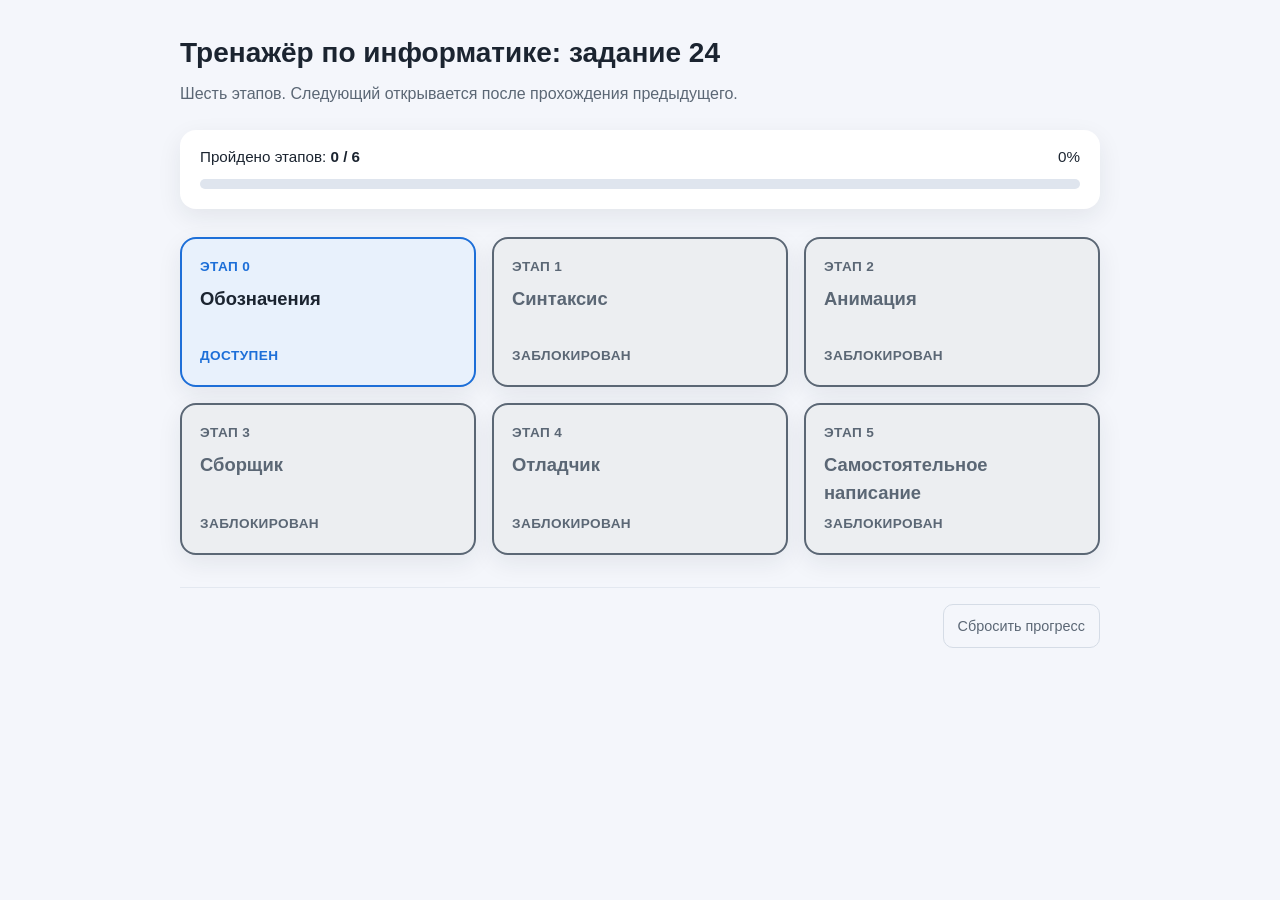
<file: index.html>
<!DOCTYPE html>
<html lang="ru">
<head>
  <meta charset="UTF-8">
  <meta name="viewport" content="width=device-width, initial-scale=1.0">
  <link rel="icon" href="favicon.svg" type="image/svg+xml">
  <title>Тренажёр ЕГЭ — задание 24</title>
  <link rel="stylesheet" href="css/style.css">
</head>
<body>
  <main class="page">
    <div class="dev-banner" id="dev-banner" role="status" hidden>🛠 Режим разработчика: все этапы разблокированы</div>
    <h1>Тренажёр по информатике: задание 24</h1>
    <p class="lead">Шесть этапов. Следующий открывается после прохождения предыдущего.</p>
    <section class="progress-panel" id="progress-indicator" aria-label="Индикатор прогресса"></section>
    <section class="diagnostics-panel" id="diagnostics" aria-label="Диагностика" hidden>
      <h2>Диагностика</h2>
      <div id="diagnostics-content"></div>
    </section>
    <section class="diagnostics-panel" id="mistakes" aria-label="Повторить ошибки" hidden>
      <h2>Повторить ошибки</h2>
      <div id="mistakes-content"></div>
    </section>
    <section class="stages-grid" id="stages-grid" aria-label="Этапы тренажёра"></section>
    <div class="home-footer">
      <button type="button" class="btn-reset" id="reset-progress">Сбросить прогресс</button>
    </div>
  </main>
  <script src="js/storage.js"></script>
  <script src="js/app.js"></script>
</body>
</html>
</file>
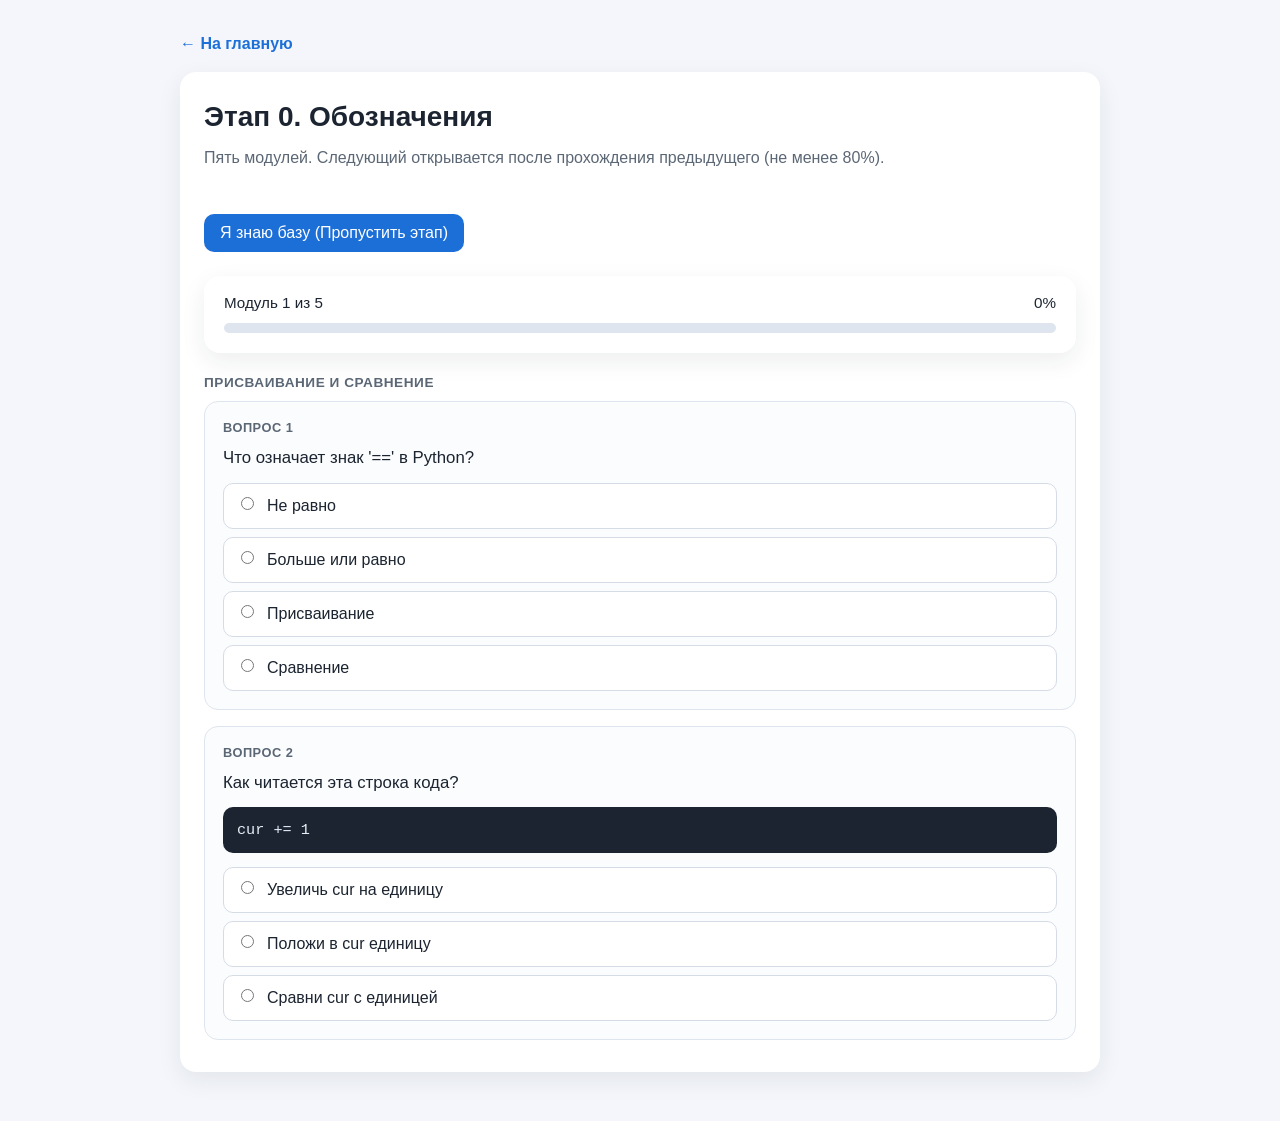
<file: stage0.html>
<!DOCTYPE html>
<html lang="ru">
<head>
  <meta charset="UTF-8">
  <meta name="viewport" content="width=device-width, initial-scale=1.0">
  <link rel="icon" href="favicon.svg" type="image/svg+xml">
  <title>Этап 0 — Обозначения</title>
  <link rel="stylesheet" href="css/style.css">
  <link rel="stylesheet" href="css/stage.css">
</head>
<body>
  <main class="page">
    <a class="back-link" href="index.html">← На главную</a>
    <article class="stage-page">
      <h1>Этап 0. Обозначения</h1>
      <p class="lead">Пять модулей. Следующий открывается после прохождения предыдущего (не менее 80%).</p>
      <div class="skip-actions">
        <button type="button" class="btn" id="open-placement">Я знаю базу (Пропустить этап)</button>
      </div>
      <section class="quiz-progress progress-panel" aria-label="Прогресс модулей">
        <div class="progress-meta">
          <span id="module-label">Модуль 1 из 5</span>
          <span id="answered-percent">0%</span>
        </div>
        <div class="progress-bar" role="progressbar" aria-label="Прогресс ответов по модулю" aria-valuemin="0" aria-valuemax="100" aria-valuenow="0" aria-valuetext="Отвечено 0 из 0" id="answered-bar">
          <div class="progress-bar-fill" id="answered-bar-fill" style="width:0%"></div>
        </div>
      </section>
      <h2 class="anim-heading" id="module-title">Загрузка…</h2>
      <div id="questions" class="questions"></div>
      <div id="module-actions" class="quiz-actions"></div>
      <p id="module-status" class="quiz-status" aria-live="polite" hidden></p>
    </article>
  </main>
  <div class="modal-overlay" id="placement-modal" hidden>
    <div class="modal" role="dialog" aria-modal="true" aria-labelledby="placement-title">
      <div class="modal-head">
        <h2 class="modal-title" id="placement-title">Проверка базы</h2>
        <button type="button" class="modal-close" id="close-placement" aria-label="Закрыть">×</button>
      </div>
      <p class="modal-intro">Ответьте на 10 вопросов. Чтобы пропустить этап, нужно не менее 90% правильных ответов.</p>
      <div class="questions" id="placement-questions"></div>
      <div class="quiz-actions" id="placement-actions">
        <button type="button" class="btn" id="check-placement">Проверить</button>
      </div>
      <p class="quiz-status" id="placement-status" aria-live="polite" hidden></p>
    </div>
  </div>
  <script src="js/storage.js"></script>
  <script src="js/app.js"></script>
  <script src="js/shared.js"></script>
  <script src="js/stage0.js"></script>
</body>
</html>
</file>
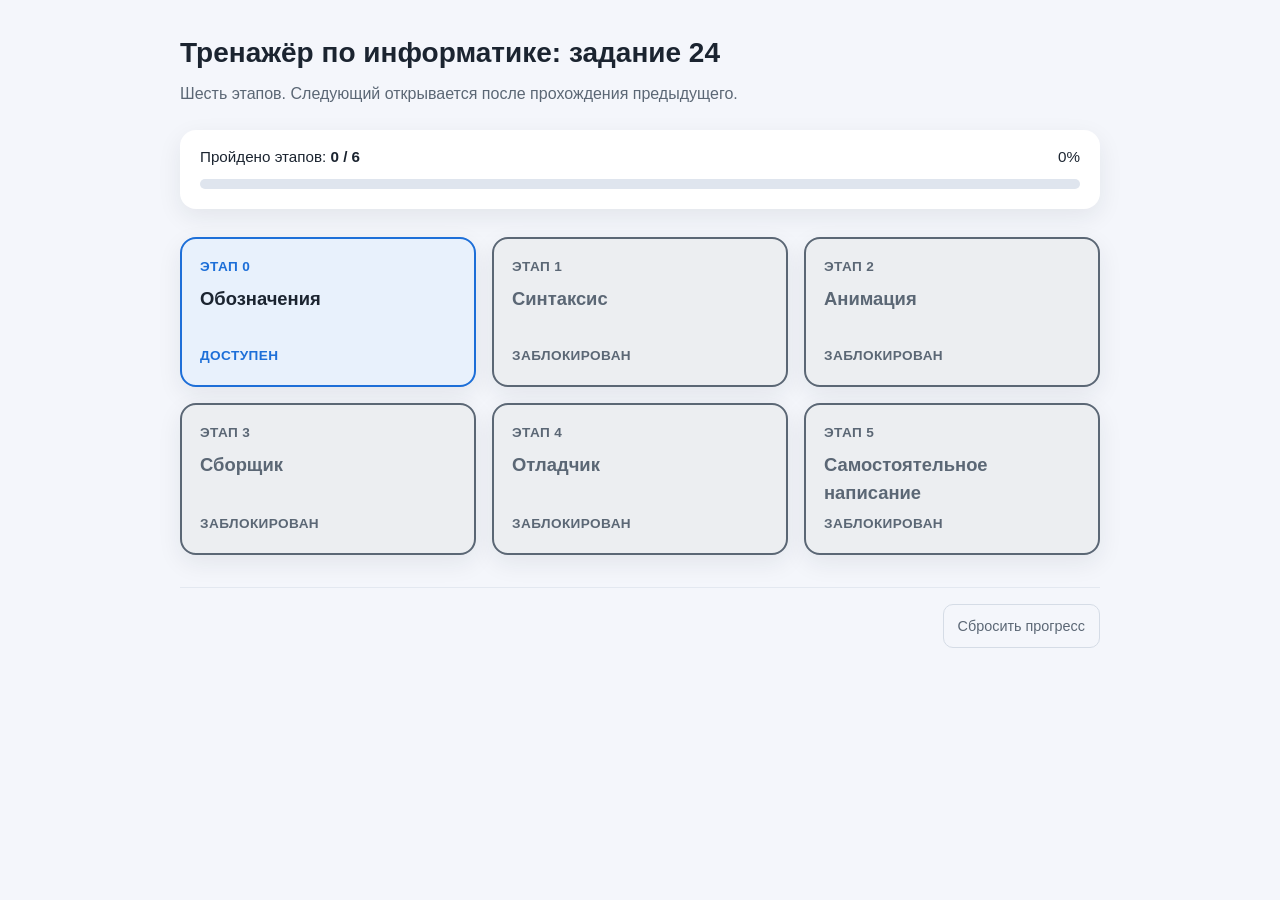
<file: stage1.html>
<!DOCTYPE html>
<html lang="ru">
<head>
  <meta charset="UTF-8">
  <meta name="viewport" content="width=device-width, initial-scale=1.0">
  <link rel="icon" href="favicon.svg" type="image/svg+xml">
  <title>Этап 1 — Синтаксис</title>
  <link rel="stylesheet" href="css/style.css">
  <link rel="stylesheet" href="css/stage.css">
</head>
<body>
  <main class="page">
    <a class="back-link" href="index.html">← На главную</a>
    <article class="stage-page">
      <h1>Этап 1. Синтаксис</h1>
      <section class="quiz-progress progress-panel" aria-label="Прогресс ответов">
        <div class="progress-meta">
          <span>Отвечено <strong id="answered-count">0</strong> из <strong id="total-count">0</strong></span>
          <span id="answered-percent">0%</span>
        </div>
        <div class="progress-bar" role="progressbar" aria-label="Прогресс ответов" aria-valuemin="0" aria-valuemax="100" aria-valuenow="0" aria-valuetext="Отвечено 0 из 0" id="answered-bar">
          <div class="progress-bar-fill" id="answered-bar-fill" style="width:0%"></div>
        </div>
      </section>
      <div id="questions" class="questions"></div>
      <div id="quiz-actions" class="quiz-actions"></div>
      <p id="quiz-status" class="quiz-status" aria-live="polite" hidden></p>
    </article>
  </main>
  <script src="js/storage.js"></script>
  <script src="js/app.js"></script>
  <script src="js/shared.js"></script>
  <script src="js/stage1.js"></script>
</body>
</html>
</file>
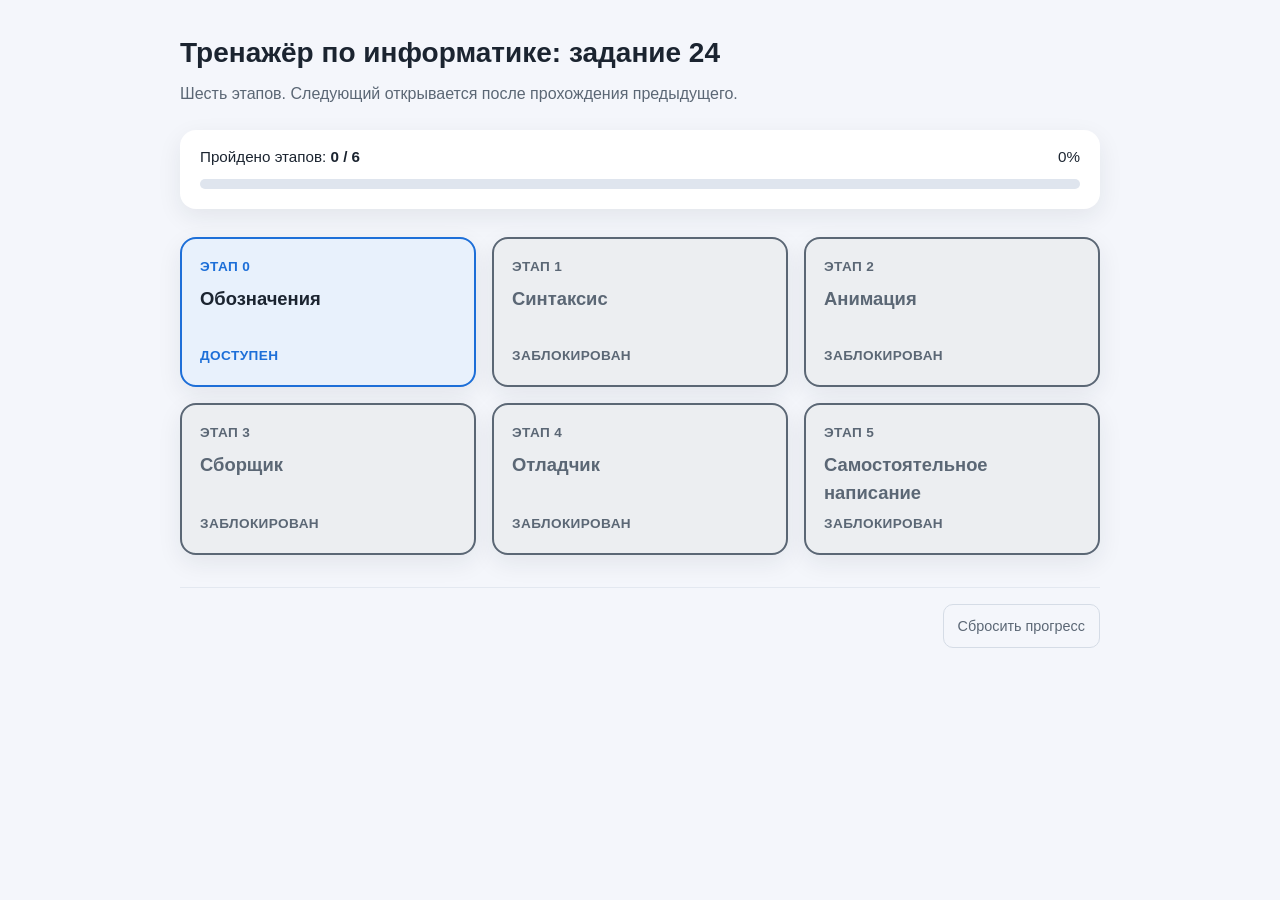
<file: stage2.html>
<!DOCTYPE html>
<html lang="ru">
<head>
  <meta charset="UTF-8">
  <meta name="viewport" content="width=device-width, initial-scale=1.0">
  <link rel="icon" href="favicon.svg" type="image/svg+xml">
  <title>Этап 2 — Анимация</title>
  <link rel="stylesheet" href="css/style.css">
  <link rel="stylesheet" href="css/stage.css">
</head>
<body>
  <main class="page">
    <a class="back-link" href="index.html">← На главную</a>
    <article class="stage-page">
      <h1>Этап 2. Анимация</h1>
      <h2 class="anim-title" id="anim-title">Загрузка…</h2>
      <p class="lead">Нажимайте «Шаг вперёд», чтобы пошагово выполнить код и следить за переменными.</p>

      <div class="anim-layout">
        <section class="anim-code-panel" aria-label="Код программы">
          <h3 class="anim-heading">Код</h3>
          <ol class="anim-code" id="anim-code"></ol>
        </section>

        <aside class="anim-side">
          <section aria-label="Таблица переменных">
            <h3 class="anim-heading">Переменные</h3>
            <table class="vars-table">
              <thead>
                <tr><th>Переменная</th><th>Значение</th></tr>
              </thead>
              <tbody id="vars-body"></tbody>
            </table>
          </section>

          <section aria-label="Пояснение шага" class="anim-explanation-box">
            <h3 class="anim-heading">Пояснение</h3>
            <p class="anim-explanation" id="anim-explanation" aria-live="polite">Нажмите «Шаг вперёд», чтобы начать.</p>
          </section>
        </aside>
      </div>

      <div class="anim-actions">
        <button type="button" class="btn" id="step-forward">Шаг вперёд</button>
        <button type="button" class="btn btn-secondary" id="anim-reset">Сброс</button>
        <button type="button" class="btn" id="anim-finish" hidden>Пройти другую анимацию</button>
      </div>
      <p id="anim-status" class="quiz-status" aria-live="polite" hidden></p>
    </article>
  </main>
  <script src="js/storage.js"></script>
  <script src="js/app.js"></script>
  <script src="js/shared.js"></script>
  <script src="js/stage2.js"></script>
</body>
</html>
</file>
<file: css/style.css>
:root {
  --bg: #f4f6fb;
  --card: #ffffff;
  --text: #1b2430;
  --muted: #5b6775;
  --completed: #1f9d55;
  --completed-bg: #e7f8ee;
  --available: #1d6fd8;
  --available-bg: #e8f1fc;
  --locked: #5b6775;
  --locked-bg: #eceef1;
  --shadow: 0 8px 24px rgba(27, 36, 48, 0.08);
}

* {
  box-sizing: border-box;
}

[hidden] {
  display: none !important;
}

/* Один видимый фокус на весь проект; :where — чтобы компоненты могли переопределять. */
:where(a, button, input, select, textarea, [tabindex]:not([tabindex="-1"])):focus-visible {
  outline: 3px solid var(--available);
  outline-offset: 2px;
}

body {
  margin: 0;
  font-family: "Segoe UI", Tahoma, Geneva, Verdana, sans-serif;
  background: var(--bg);
  color: var(--text);
  line-height: 1.5;
}

.page {
  max-width: 960px;
  margin: 0 auto;
  padding: 32px 20px 48px;
}

h1 {
  margin: 0 0 8px;
  font-size: 1.75rem;
}

.lead {
  margin: 0 0 24px;
  color: var(--muted);
}

.progress-panel {
  background: var(--card);
  border-radius: 16px;
  padding: 16px 20px 20px;
  box-shadow: var(--shadow);
  margin-bottom: 28px;
}

.progress-meta {
  display: flex;
  justify-content: space-between;
  gap: 12px;
  margin-bottom: 10px;
  font-size: 0.95rem;
}

.progress-bar {
  height: 10px;
  background: #dfe5ee;
  border-radius: 999px;
  overflow: hidden;
}

.progress-bar-fill {
  height: 100%;
  background: var(--completed);
  border-radius: inherit;
}

.diagnostics-panel {
  background: var(--card);
  border-radius: 16px;
  padding: 16px 20px 20px;
  box-shadow: var(--shadow);
  margin-bottom: 28px;
}

.diagnostics-panel h2 {
  margin: 0 0 12px;
  font-size: 1.1rem;
}

.diagnostics-list {
  margin: 0;
  padding: 0;
  list-style: none;
  display: flex;
  flex-direction: column;
  gap: 8px;
}

.diagnostics-row {
  display: flex;
  justify-content: space-between;
  align-items: baseline;
  gap: 12px;
  font-size: 0.95rem;
}

.diagnostics-label {
  font-weight: 600;
}

.diagnostics-meta {
  color: var(--muted);
  text-align: right;
}

.diagnostics-subtitle {
  margin: 16px 0 8px;
  font-size: 0.85rem;
  font-weight: 600;
  text-transform: uppercase;
  letter-spacing: 0.03em;
  color: var(--muted);
}

.diagnostics-reflection {
  margin: 16px 0 0;
  color: var(--muted);
}

/* Ссылка «Повторить ошибки» и пояснение режима на страницах этапов. */
.mistakes-link {
  color: var(--available);
  text-decoration: none;
  font-weight: 600;
  overflow-wrap: anywhere;
}

.mistakes-link:hover {
  text-decoration: underline;
}

.mistakes-note {
  margin: 0 0 16px;
  padding: 8px 12px;
  border-radius: 10px;
  background: var(--available-bg);
  color: var(--muted);
  font-size: 0.9rem;
}

@media (max-width: 640px) {
  .diagnostics-row {
    flex-direction: column;
    align-items: flex-start;
    gap: 2px;
  }

  .diagnostics-meta {
    text-align: left;
  }
}

.stages-grid {
  display: grid;
  grid-template-columns: repeat(3, 1fr);
  gap: 16px;
}

@media (max-width: 720px) {
  .stages-grid {
    grid-template-columns: repeat(2, 1fr);
  }
}

@media (max-width: 480px) {
  .stages-grid {
    grid-template-columns: 1fr;
  }
}

.stage-card {
  display: flex;
  flex-direction: column;
  gap: 8px;
  min-height: 150px;
  padding: 18px;
  border-radius: 16px;
  background: var(--card);
  box-shadow: var(--shadow);
  text-decoration: none;
  color: inherit;
  border: 2px solid transparent;
}

.stage-card h2 {
  margin: 0;
  font-size: 1.15rem;
  flex: 1;
}

.stage-number,
.stage-status {
  font-size: 0.85rem;
  font-weight: 600;
  text-transform: uppercase;
  letter-spacing: 0.03em;
}

.stage-card.status-completed {
  border-color: var(--completed);
  background: var(--completed-bg);
}

.stage-card.status-completed .stage-status,
.stage-card.status-completed .stage-number {
  color: var(--completed);
}

.stage-card.status-available {
  border-color: var(--available);
  background: var(--available-bg);
}

.stage-card.status-available .stage-status,
.stage-card.status-available .stage-number {
  color: var(--available);
}

.stage-card.status-locked {
  border-color: var(--locked);
  background: var(--locked-bg);
  color: var(--locked);
  cursor: not-allowed;
}

.stage-card.status-locked .stage-status,
.stage-card.status-locked .stage-number {
  color: var(--locked);
}

.back-link {
  display: inline-block;
  margin-bottom: 16px;
  color: var(--available);
  text-decoration: none;
  font-weight: 600;
}

.back-link:hover {
  text-decoration: underline;
}

.stage-page {
  background: var(--card);
  border-radius: 16px;
  padding: 24px;
  box-shadow: var(--shadow);
}

.btn {
  display: inline-block;
  margin-top: 20px;
  padding: 10px 16px;
  border: 0;
  border-radius: 10px;
  background: var(--available);
  color: #fff;
  font-size: 1rem;
  cursor: pointer;
}

.btn:hover {
  filter: brightness(0.95);
}

.dev-banner {
  margin-bottom: 20px;
  padding: 12px 16px;
  border: 2px solid #c0392b;
  border-radius: 10px;
  background: #c0392b;
  color: #fff;
  font-weight: 700;
  letter-spacing: 0.02em;
}

.home-footer {
  margin-top: 32px;
  padding-top: 16px;
  border-top: 1px solid #e3e8f0;
  text-align: right;
}

.btn-reset {
  min-width: 44px;
  min-height: 44px;
  padding: 8px 14px;
  border: 1px solid #d5dce6;
  border-radius: 10px;
  background: transparent;
  color: var(--muted);
  font-size: 0.9rem;
  cursor: pointer;
}

.btn-reset:hover {
  border-color: #d64545;
  color: #d64545;
  background: #fdecec;
}

/* Уважаем системную настройку: движение не объясняет смысл, подсветка остаётся мгновенной. */
@media (prefers-reduced-motion: reduce) {
  *,
  *::before,
  *::after {
    animation-duration: 0.01ms !important;
    animation-iteration-count: 1 !important;
    transition-duration: 0.01ms !important;
    scroll-behavior: auto !important;
  }
}
</file>
<file: css/stage.css>
.quiz-progress {
  margin: 0 0 20px;
}

.quiz-progress .progress-meta {
  margin-bottom: 8px;
}

.questions {
  display: flex;
  flex-direction: column;
  gap: 16px;
}

.question-card {
  border: 1px solid #dfe5ee;
  border-radius: 14px;
  padding: 16px 18px 18px;
  background: #fbfcfe;
}

.question-card.is-answered {
  border-color: #b9d3f5;
  background: #f3f8ff;
}

.question-meta {
  margin: 0 0 8px;
  font-size: 0.8rem;
  font-weight: 700;
  letter-spacing: 0.04em;
  text-transform: uppercase;
  color: var(--muted);
}

.question-prompt {
  margin: 0 0 12px;
  font-size: 1.05rem;
}

.code-block {
  margin: 0 0 14px;
  padding: 12px 14px;
  border-radius: 10px;
  background: #1b2430;
  color: #e8eef7;
  overflow-x: auto;
  font-family: Consolas, "Courier New", monospace;
  font-size: 0.95rem;
  line-height: 1.45;
}

.options {
  display: flex;
  flex-direction: column;
  gap: 8px;
}

.option {
  display: flex;
  align-items: flex-start;
  gap: 10px;
  margin: 0;
  padding: 10px 12px;
  border: 1px solid #d5dce6;
  border-radius: 10px;
  background: #fff;
  cursor: pointer;
}

.option:hover {
  border-color: var(--available);
}

.option input {
  margin-top: 3px;
}

.option.is-selected {
  border-color: var(--available);
  background: var(--available-bg);
}

.option.is-correct {
  border-color: var(--completed);
  background: var(--completed-bg);
}

.option.is-incorrect {
  border-color: #d64545;
  background: #fdecec;
}

.question-card.is-correct {
  border-color: var(--completed);
}

.question-card.is-incorrect {
  border-color: #e0a3a3;
}

.question-card.is-locked {
  background: #fdfdff;
}

.question-card.is-locked .option,
.question-card.is-locked select {
  cursor: default;
}

.question-card.is-locked .option:not(.is-correct):not(.is-incorrect) {
  opacity: 0.65;
}

.matching {
  display: grid;
  grid-template-columns: minmax(140px, 0.9fr) minmax(180px, 1.2fr);
  gap: 10px 12px;
  align-items: center;
}

.matching-left {
  padding: 10px 12px;
  border-radius: 10px;
  background: #eef3f9;
  font-family: Consolas, "Courier New", monospace;
  font-weight: 600;
}

.matching select {
  width: 100%;
  padding: 10px 12px;
  border: 1px solid #d5dce6;
  border-radius: 10px;
  background: #fff;
  font: inherit;
}

.matching select.is-filled {
  border-color: var(--available);
  background: var(--available-bg);
}

.matching select.is-correct {
  border-color: var(--completed);
  background: var(--completed-bg);
}

.matching select.is-incorrect {
  border-color: #d64545;
  background: #fdecec;
}

.question-feedback {
  margin: 14px 0 0;
  padding: 12px 14px 12px 40px;
  border-radius: 12px;
  border-left: 4px solid var(--available);
  background: var(--available-bg);
  position: relative;
}

.question-feedback::before {
  content: "💬";
  position: absolute;
  left: 12px;
  top: 11px;
  font-size: 1rem;
}

.question-feedback.is-correct {
  border-left-color: var(--completed);
  background: var(--completed-bg);
}

.question-feedback.is-correct::before {
  content: "✅";
}

.question-feedback.is-incorrect {
  border-left-color: #d64545;
  background: #fdecec;
}

.question-feedback.is-incorrect::before {
  content: "🤔";
}

.feedback-title {
  margin: 0 0 4px;
  font-weight: 700;
}

.question-feedback.is-correct .feedback-title {
  color: var(--completed);
}

.question-feedback.is-incorrect .feedback-title {
  color: #b53434;
}

.feedback-text {
  margin: 0;
  color: var(--text);
}

.quiz-actions {
  display: flex;
  flex-wrap: wrap;
  gap: 12px;
  margin-top: 8px;
}

.quiz-status {
  margin: 16px 0 0;
  padding: 12px 14px;
  border-radius: 10px;
  font-weight: 600;
}

.quiz-status.is-pass {
  background: var(--completed-bg);
  color: var(--completed);
}

.quiz-status.is-fail {
  background: #fdecec;
  color: #c0392b;
}

.quiz-status.is-error {
  background: #fff4e5;
  color: #9a6700;
}

.btn-secondary {
  background: var(--locked);
  margin-left: 8px;
}

/* ---- Этап 0. Обозначения ---- */

.skip-actions {
  margin: 16px 0 24px;
}

.modal-overlay {
  position: fixed;
  inset: 0;
  z-index: 100;
  display: flex;
  align-items: flex-start;
  justify-content: center;
  padding: 24px 16px;
  background: rgba(15, 23, 32, 0.55);
  overflow-y: auto;
}

.modal {
  width: 100%;
  max-width: 720px;
  margin: auto;
  padding: 22px;
  border-radius: 16px;
  background: #fff;
  box-shadow: 0 18px 50px rgba(15, 23, 32, 0.3);
}

.modal-head {
  display: flex;
  align-items: flex-start;
  justify-content: space-between;
  gap: 12px;
}

.modal-title {
  margin: 0;
  font-size: 1.3rem;
}

.modal-close {
  display: inline-flex;
  align-items: center;
  justify-content: center;
  min-width: 44px;
  min-height: 44px;
  padding: 0;
  border: none;
  background: transparent;
  font-size: 1.6rem;
  line-height: 1;
  cursor: pointer;
  color: var(--muted);
}

.modal-close:hover {
  color: var(--text);
}

.modal-intro {
  margin: 8px 0 18px;
  color: var(--muted);
}

/* ---- Этап 2. Анимация ---- */

.anim-title {
  margin: 0 0 4px;
  font-size: 1.2rem;
}

.anim-layout {
  display: grid;
  grid-template-columns: minmax(0, 1.35fr) minmax(0, 1fr);
  gap: 20px;
  align-items: start;
}

.anim-heading {
  margin: 0 0 8px;
  font-size: 0.85rem;
  font-weight: 700;
  letter-spacing: 0.04em;
  text-transform: uppercase;
  color: var(--muted);
}

.anim-code {
  counter-reset: line;
  list-style: none;
  margin: 0;
  padding: 12px 0;
  border-radius: 12px;
  background: #1b2430;
  overflow-x: auto;
}

.code-line {
  counter-increment: line;
  display: flex;
  gap: 12px;
  padding: 1px 14px 1px 0;
  font-family: Consolas, "Courier New", monospace;
  font-size: 0.92rem;
  line-height: 1.55;
  color: #e8eef7;
  white-space: pre;
}

.code-line::before {
  content: counter(line);
  flex: 0 0 auto;
  width: 34px;
  padding-right: 10px;
  text-align: right;
  color: #64748b;
  user-select: none;
}

.code-line .line-text {
  flex: 1 1 auto;
}

.code-line.is-active {
  background: #fff3bf;
  color: #1b2430;
  border-left: 3px solid #e0a800;
}

.code-line.is-active::before {
  color: #8a6d00;
}

.anim-side {
  display: flex;
  flex-direction: column;
  gap: 20px;
}

.vars-table {
  width: 100%;
  border-collapse: collapse;
  font-size: 0.95rem;
}

.vars-table th,
.vars-table td {
  padding: 8px 10px;
  border: 1px solid #dfe5ee;
  text-align: left;
}

.vars-table th {
  background: #eef3f9;
  font-size: 0.8rem;
  text-transform: uppercase;
  letter-spacing: 0.03em;
  color: var(--muted);
}

.vars-table .var-name {
  font-family: Consolas, "Courier New", monospace;
  font-weight: 600;
  color: var(--available);
}

.vars-table .var-value {
  font-family: Consolas, "Courier New", monospace;
}

.anim-explanation-box {
  border-left: 4px solid var(--available);
  background: var(--available-bg);
  border-radius: 12px;
  padding: 12px 14px;
}

.anim-explanation-box .anim-heading {
  color: var(--available);
}

.anim-explanation {
  margin: 0;
}

.anim-actions {
  margin-top: 20px;
  display: flex;
  flex-wrap: wrap;
  gap: 10px;
}

.anim-actions .btn {
  margin-top: 0;
}

.anim-actions .btn:disabled {
  background: var(--locked-bg);
  color: var(--locked);
  cursor: not-allowed;
}

/* ---- Этап 3. Сборщик ---- */

.task-title {
  margin: 0 0 4px;
  font-size: 1.2rem;
}

.builder-help {
  margin: 0 0 16px;
  color: var(--muted);
  font-size: 0.95rem;
}

.builder-zones {
  display: grid;
  grid-template-columns: minmax(0, 1fr) minmax(0, 1fr);
  gap: 16px;
  align-items: start;
}

.builder-zone-title {
  margin: 0 0 8px;
  font-size: 0.85rem;
  font-weight: 700;
  letter-spacing: 0.04em;
  text-transform: uppercase;
  color: var(--muted);
}

/* Зоны всегда видимы как цель для перетаскивания, даже пустые. */
.sortable-list {
  list-style: none;
  margin: 0;
  min-height: 96px;
  padding: 10px;
  display: flex;
  flex-direction: column;
  gap: 10px;
  border: 1px dashed #cfd8e3;
  border-radius: 14px;
  background: #f7f9fc;
}

.program-list {
  border-style: solid;
  border-color: #b9d3f5;
  background: var(--available-bg);
  counter-reset: step;
}

.sortable-list:empty::after {
  content: "Перетащите блоки сюда";
  padding: 6px 4px;
  color: var(--muted);
  font-size: 0.85rem;
  text-align: center;
  pointer-events: none;
}

.sortable-list .block-item {
  display: flex;
  align-items: flex-start;
  gap: 10px;
  margin: 0;
  padding: 12px 14px;
  border: 1px solid #d5dce6;
  border-radius: 12px;
  background: #fff;
  box-shadow: 0 2px 8px rgba(27, 36, 48, 0.06);
  cursor: grab;
}

.sortable-list .block-item:active {
  cursor: grabbing;
}

/* Программа читается как последовательность: у каждого блока свой номер. */
.program-list .block-item {
  counter-increment: step;
}

.program-list .block-item::before {
  content: counter(step);
  flex: 0 0 auto;
  display: flex;
  align-items: center;
  justify-content: center;
  width: 22px;
  height: 22px;
  border-radius: 50%;
  background: var(--available);
  color: #fff;
  font-size: 0.78rem;
  font-weight: 700;
}

.sortable-list .block-item pre {
  flex: 1 1 auto;
  min-width: 0;
  margin: 0;
  overflow-x: auto;
  font-family: Consolas, "Courier New", monospace;
  font-size: 0.92rem;
  line-height: 1.45;
  white-space: pre;
}

.sortable-list .block-item code {
  font-family: inherit;
}

.block-btn {
  flex: 0 0 auto;
  padding: 6px 10px;
  border: 1px solid #d5dce6;
  border-radius: 8px;
  background: #fff;
  color: var(--available);
  font-size: 0.85rem;
  white-space: nowrap;
  cursor: pointer;
}

.block-btn:hover {
  border-color: var(--available);
  background: var(--available-bg);
}

.sortable-list .block-item.correct {
  border-color: var(--completed);
  background: var(--completed-bg);
}

.sortable-list .block-item.wrong {
  border-color: #d64545;
  background: #fdecec;
}

.block-ghost {
  opacity: 0.45;
}

.block-chosen {
  box-shadow: 0 6px 18px rgba(29, 111, 216, 0.35);
}

.builder-actions {
  margin-top: 20px;
  display: flex;
  flex-wrap: wrap;
  gap: 10px;
}

.builder-actions .btn {
  margin-top: 0;
}

.builder-message {
  margin: 16px 0 0;
  padding: 12px 14px;
  border-radius: 10px;
  font-weight: 600;
}

.builder-message.is-ok {
  background: var(--completed-bg);
  color: var(--completed);
}

.builder-message.is-hint {
  background: var(--available-bg);
  color: var(--available);
}

/* ---- Этап 4. Отладчик ---- */

.field-label {
  display: block;
  margin: 0 0 6px;
  font-size: 0.85rem;
  font-weight: 700;
  letter-spacing: 0.04em;
  text-transform: uppercase;
  color: var(--muted);
}

#editor {
  width: 100%;
}

.CodeMirror {
  height: 300px;
  border: 1px solid #d5dce6;
  border-radius: 12px;
  font-family: Consolas, "Courier New", monospace;
  font-size: 0.92rem;
  line-height: 1.5;
}

.CodeMirror-focused {
  border-color: var(--available);
}

.editor-actions {
  margin: 16px 0 24px;
}

.editor-actions .btn {
  margin-top: 0;
}

.output-area {
  margin: 0 0 24px;
  padding: 12px 14px;
  border-radius: 12px;
  background: #1b2430;
  color: #e8eef7;
  overflow-x: auto;
  white-space: pre-wrap;
  word-break: break-word;
  font-family: Consolas, "Courier New", monospace;
  font-size: 0.92rem;
  line-height: 1.45;
  min-height: 60px;
}

.output-area.is-ok {
  background: var(--completed-bg);
  color: var(--completed);
  border: 1px solid var(--completed);
}

.output-area.is-fail {
  background: #fdecec;
  color: #b53434;
  border: 1px solid #d64545;
}

.output-area.is-error {
  background: #fdecec;
  color: #b53434;
  border: 1px solid #d64545;
}

.hint-actions {
  display: flex;
  flex-wrap: wrap;
  gap: 10px;
}

.hint-actions .btn {
  margin-top: 0;
  margin-left: 0;
}

.hint-area {
  margin: 16px 0 0;
  padding: 12px 14px;
  border-left: 4px solid var(--available);
  border-radius: 10px;
  background: var(--available-bg);
  color: var(--text);
}

/* ---- Этап 5. Самостоятельное написание ---- */

.reflection-block {
  margin: 24px 0 0;
  padding: 20px;
  border: 1px solid #dfe5ee;
  border-radius: 16px;
  background: var(--card);
  box-shadow: var(--shadow);
}

.reflection-title {
  margin: 0 0 4px;
  font-size: 1.2rem;
}

.reflection-intro {
  margin: 0 0 16px;
  color: var(--muted);
}

.reflection-questions {
  display: flex;
  flex-direction: column;
  gap: 14px;
}

.reflection-question {
  display: block;
  margin: 0 0 6px;
  font-weight: 600;
}

.reflection-input {
  width: 100%;
  padding: 10px 12px;
  border: 1px solid #d5dce6;
  border-radius: 10px;
  background: #fff;
  font: inherit;
  resize: vertical;
}

.reflection-input:focus {
  outline: none;
  border-color: var(--available);
}

.reflection-input:focus-visible {
  outline: 3px solid var(--available);
  outline-offset: 2px;
}

.reflection-block .btn {
  margin-top: 18px;
}

/* Плашка восстановленного черновика — в духе .builder-message.is-hint. */
.draft-note {
  margin: 0 0 10px;
  padding: 10px 12px;
  border-left: 4px solid var(--available);
  border-radius: 10px;
  background: var(--available-bg);
  color: var(--available);
  font-weight: 600;
}

@media (max-width: 720px) {
  .anim-layout {
    grid-template-columns: 1fr;
  }

  /* На телефоне редактор тянется по высоте, но не съедает весь экран. */
  #editor,
  .CodeMirror {
    height: clamp(220px, 50vh, 420px);
  }

  /* Длинные строки переносятся с сохранением отступов, блок не рвёт экран. */
  .code-line {
    white-space: pre-wrap;
    overflow-wrap: anywhere;
  }

  .code-line .line-text {
    min-width: 0;
  }
}

@media (max-width: 640px) {
  .matching {
    grid-template-columns: 1fr;
  }

  .builder-zones {
    grid-template-columns: 1fr;
  }

  /* Таблица переменных прокручивается по горизонтали, не ломая вёрстку. */
  .vars-table {
    display: block;
    overflow-x: auto;
  }

  .vars-table th,
  .vars-table td {
    white-space: nowrap;
  }

  /* Кнопки запуска остаются под рукой, пока листаешь код. */
  .editor-actions {
    position: sticky;
    bottom: 0;
    z-index: 2;
    padding: 8px 0;
    background: var(--card);
  }
}
</file>
